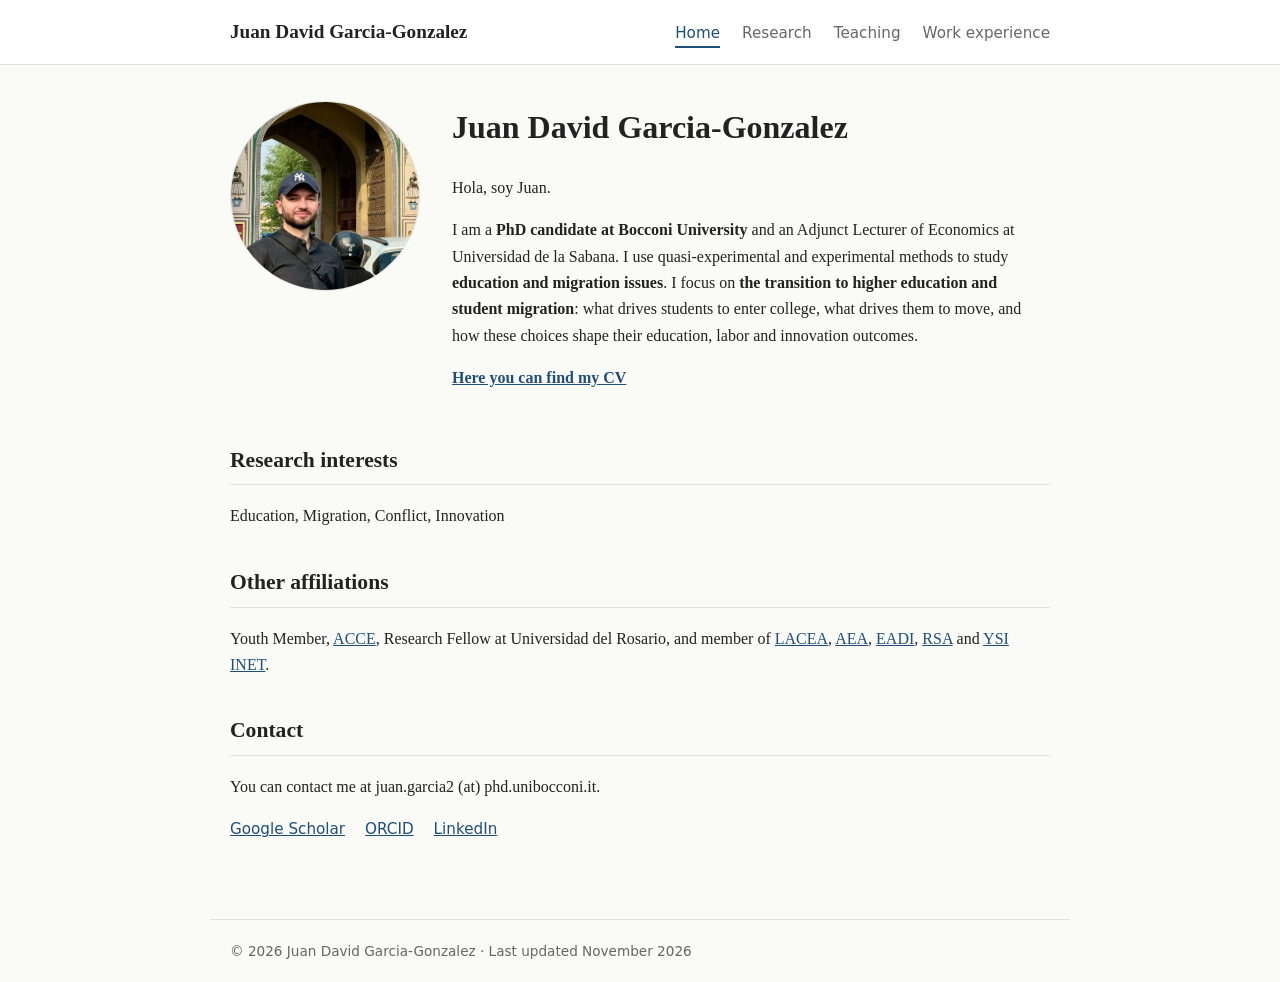
<file: index.html>
<!DOCTYPE html>
<html lang="en">
<head>
  <meta charset="UTF-8">
  <meta name="viewport" content="width=device-width, initial-scale=1">
  <title>Juan David Garcia-Gonzalez | Home</title>
  <meta name="description" content="Personal academic website of Juan David Garcia-Gonzalez: research, teaching and work experience.">
  <link rel="stylesheet" href="style.css">
</head>
<body>
  <header>
    <div class="nav-inner">
      <a class="site-name" href="index.html">Juan David Garcia-Gonzalez</a>
      <nav>
        <a class="active" href="index.html">Home</a>
        <a href="research.html">Research</a>
        <a href="teaching.html">Teaching</a>
        <a href="work-experience.html">Work experience</a>
      </nav>
    </div>
  </header>

  <main>
    <div class="hero">
      <img src="assets/main.jpeg" alt="Photo of Juan David Garcia-Gonzalez">
      <div class="hero-text">
        <h1>Juan David Garcia-Gonzalez</h1>
        <p>Hola, soy Juan.</p>
        <p>
          I am a <strong>PhD candidate at Bocconi University</strong> and an Adjunct Lecturer of
          Economics at Universidad de la Sabana. I use quasi-experimental and experimental
          methods to study <strong>education and migration issues</strong>. I focus on
          <strong>the transition to higher education and student migration</strong>: what drives
          students to enter college, what drives them to move, and how these choices shape their
          education, labor and innovation outcomes.
        </p>
        <p>
          <a href="assets/cv_garcia.pdf" download><strong>Here you can find my CV</strong></a>
        </p>
      </div>
    </div>

    <h2>Research interests</h2>
    <p>Education, Migration, Conflict, Innovation</p>

    <h2>Other affiliations</h2>
    <p>
      Youth Member, <a href="https://www.acceconomicas.org.co/">ACCE</a>,
      Research Fellow at Universidad del Rosario, and member of
      <a href="https://lacea.org/">LACEA</a>,
      <a href="https://www.aeaweb.org/">AEA</a>,
      <a href="https://www.eadi.org/">EADI</a>,
      <a href="https://www.regionalstudies.org/">RSA</a> and
      <a href="https://ysi.ineteconomics.org/">YSI INET</a>.
    </p>

    <h2>Contact</h2>
    <p>You can contact me at juan.garcia2 (at) phd.unibocconi.it.</p>
    <p class="links">
      <a href="https://scholar.google.com/citations?user=yHyvgVgAAAAJ&amp;hl=es">Google Scholar</a>
      <a href="https://orcid.org/0000-0003-0122-5511">ORCID</a>
      <a href="https://www.linkedin.com/in/judgarciago/">LinkedIn</a>
    </p>
  </main>

  <footer>
    &copy; 2026 Juan David Garcia-Gonzalez · Last updated November 2026
  </footer>
</body>
</html>
</file>
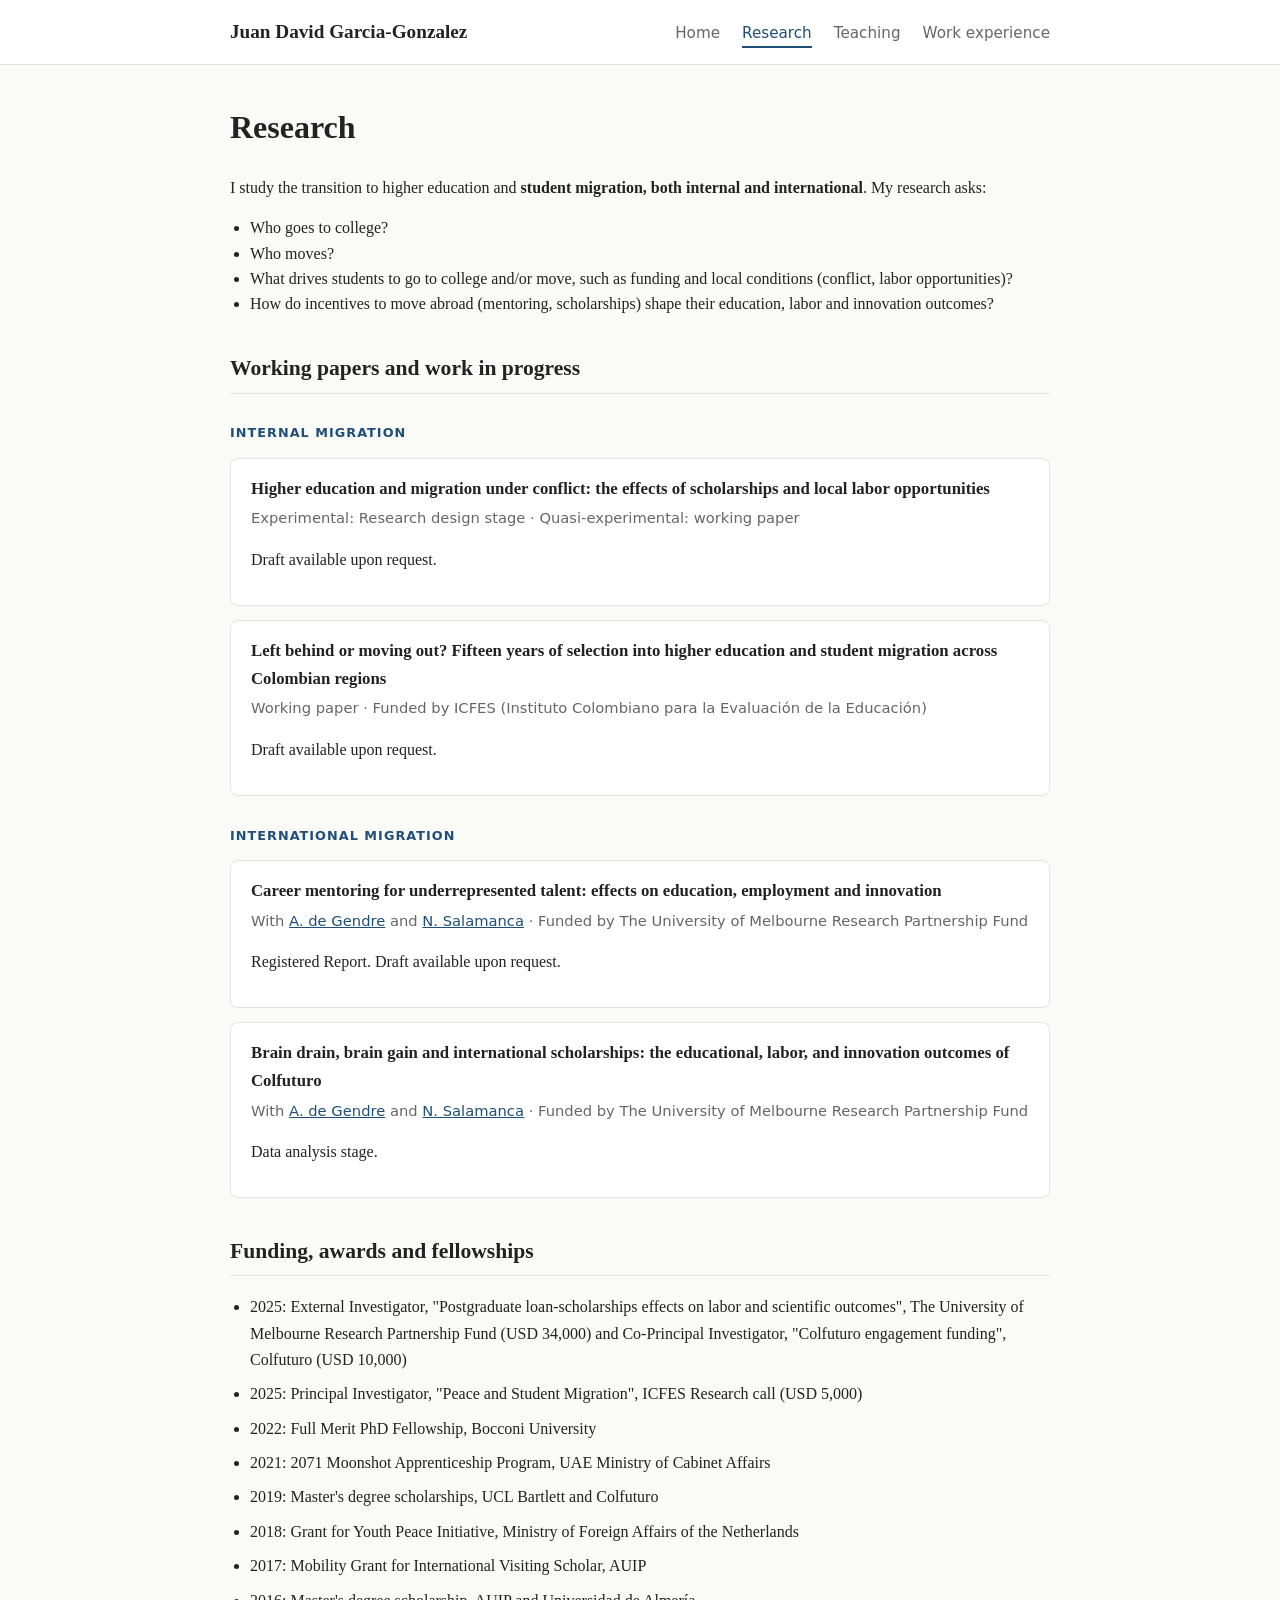
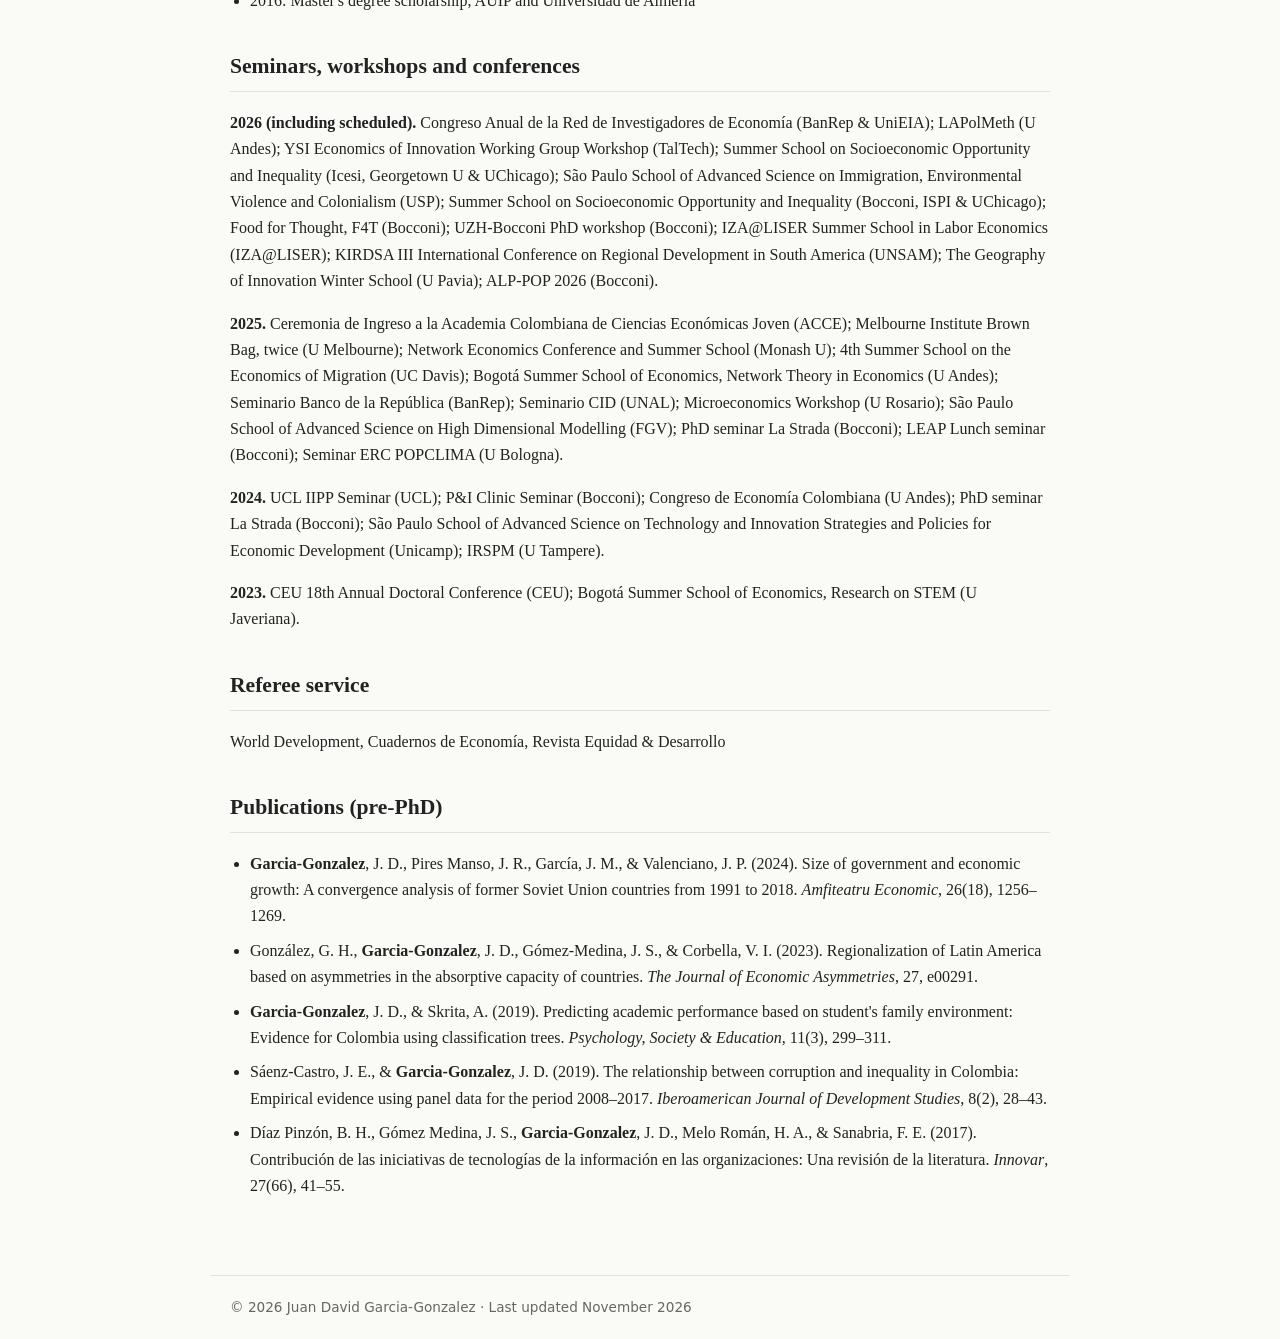
<file: research.html>
<!DOCTYPE html>
<html lang="en">
<head>
  <meta charset="UTF-8">
  <meta name="viewport" content="width=device-width, initial-scale=1">
  <title>Juan David Garcia-Gonzalez | Research</title>
  <meta name="description" content="Research, working papers and publications by Juan David Garcia-Gonzalez.">
  <link rel="stylesheet" href="style.css">
</head>
<body>
  <header>
    <div class="nav-inner">
      <a class="site-name" href="index.html">Juan David Garcia-Gonzalez</a>
      <nav>
        <a href="index.html">Home</a>
        <a class="active" href="research.html">Research</a>
        <a href="teaching.html">Teaching</a>
        <a href="work-experience.html">Work experience</a>
      </nav>
    </div>
  </header>

  <main>
    <h1>Research</h1>
    <p>I study the transition to higher education and <strong>student migration, both internal and international</strong>. My research asks:</p>
    <ul class="clean tight">
      <li>Who goes to college?</li>
      <li>Who moves?</li>
      <li>What drives students to go to college and/or move, such as funding and local conditions (conflict, labor opportunities)?</li>
      <li>How do incentives to move abroad (mentoring, scholarships) shape their education, labor and innovation outcomes?</li>
    </ul>

    <h2>Working papers and work in progress</h2>
    <h4 class="group">Internal migration</h4>
    <div class="card">
      <h3>Higher education and migration under conflict: the effects of scholarships and local labor opportunities</h3>
      <p class="meta">Experimental: Research design stage · Quasi-experimental: working paper</p>
      <p>Draft available upon request.</p>
    </div>
    <div class="card">
      <h3>Left behind or moving out? Fifteen years of selection into higher education and student migration across Colombian regions</h3>
      <p class="meta">Working paper · Funded by ICFES (Instituto Colombiano para la Evaluación de la Educación)</p>
      <p>Draft available upon request.</p>
    </div>

    <h4 class="group">International migration</h4>
    <div class="card">
      <h3>Career mentoring for underrepresented talent: effects on education, employment and innovation</h3>
      <p class="meta">With <a href="https://adegendre.github.io/">A. de Gendre</a> and <a href="https://sites.google.com/view/nsalamanca/home">N. Salamanca</a> · Funded by The University of Melbourne Research Partnership Fund</p>
      <p>Registered Report. Draft available upon request.</p>
    </div>
    <div class="card">
      <h3>Brain drain, brain gain and international scholarships: the educational, labor, and innovation outcomes of Colfuturo</h3>
      <p class="meta">With <a href="https://adegendre.github.io/">A. de Gendre</a> and <a href="https://sites.google.com/view/nsalamanca/home">N. Salamanca</a> · Funded by The University of Melbourne Research Partnership Fund</p>
      <p>Data analysis stage.</p>
    </div>

    <h2>Funding, awards and fellowships</h2>
    <ul class="clean">
      <li>2025: External Investigator, "Postgraduate loan-scholarships effects on labor and scientific outcomes", The University of Melbourne Research Partnership Fund (USD 34,000) and Co-Principal Investigator, "Colfuturo engagement funding", Colfuturo (USD 10,000)</li>
      <li>2025: Principal Investigator, "Peace and Student Migration", ICFES Research call (USD 5,000)</li>
      <li>2022: Full Merit PhD Fellowship, Bocconi University</li>
      <li>2021: 2071 Moonshot Apprenticeship Program, UAE Ministry of Cabinet Affairs</li>
      <li>2019: Master's degree scholarships, UCL Bartlett and Colfuturo</li>
      <li>2018: Grant for Youth Peace Initiative, Ministry of Foreign Affairs of the Netherlands</li>
      <li>2017: Mobility Grant for International Visiting Scholar, AUIP</li>
      <li>2016: Master's degree scholarship, AUIP and Universidad de Almería</li>
    </ul>

    <h2>Seminars, workshops and conferences</h2>
    <p><strong>2026 (including scheduled).</strong> Congreso Anual de la Red de Investigadores de Economía (BanRep &amp; UniEIA); LAPolMeth (U Andes); YSI Economics of Innovation Working Group Workshop (TalTech); Summer School on Socioeconomic Opportunity and Inequality (Icesi, Georgetown U &amp; UChicago); São Paulo School of Advanced Science on Immigration, Environmental Violence and Colonialism (USP); Summer School on Socioeconomic Opportunity and Inequality (Bocconi, ISPI &amp; UChicago); Food for Thought, F4T (Bocconi); UZH-Bocconi PhD workshop (Bocconi); IZA@LISER Summer School in Labor Economics (IZA@LISER); KIRDSA III International Conference on Regional Development in South America (UNSAM); The Geography of Innovation Winter School (U Pavia); ALP-POP 2026 (Bocconi).</p>
    <p><strong>2025.</strong> Ceremonia de Ingreso a la Academia Colombiana de Ciencias Económicas Joven (ACCE); Melbourne Institute Brown Bag, twice (U Melbourne); Network Economics Conference and Summer School (Monash U); 4th Summer School on the Economics of Migration (UC Davis); Bogotá Summer School of Economics, Network Theory in Economics (U Andes); Seminario Banco de la República (BanRep); Seminario CID (UNAL); Microeconomics Workshop (U Rosario); São Paulo School of Advanced Science on High Dimensional Modelling (FGV); PhD seminar La Strada (Bocconi); LEAP Lunch seminar (Bocconi); Seminar ERC POPCLIMA (U Bologna).</p>
    <p><strong>2024.</strong> UCL IIPP Seminar (UCL); P&amp;I Clinic Seminar (Bocconi); Congreso de Economía Colombiana (U Andes); PhD seminar La Strada (Bocconi); São Paulo School of Advanced Science on Technology and Innovation Strategies and Policies for Economic Development (Unicamp); IRSPM (U Tampere).</p>
    <p><strong>2023.</strong> CEU 18th Annual Doctoral Conference (CEU); Bogotá Summer School of Economics, Research on STEM (U Javeriana).</p>

    <h2>Referee service</h2>
    <p>World Development, Cuadernos de Economía, Revista Equidad &amp; Desarrollo</p>

    <h2>Publications (pre-PhD)</h2>
    <ul class="clean">
      <li><strong>Garcia-Gonzalez</strong>, J. D., Pires Manso, J. R., García, J. M., &amp; Valenciano, J. P. (2024). Size of government and economic growth: A convergence analysis of former Soviet Union countries from 1991 to 2018. <em>Amfiteatru Economic</em>, 26(18), 1256–1269.</li>
      <li>González, G. H., <strong>Garcia-Gonzalez</strong>, J. D., Gómez-Medina, J. S., &amp; Corbella, V. I. (2023). Regionalization of Latin America based on asymmetries in the absorptive capacity of countries. <em>The Journal of Economic Asymmetries</em>, 27, e00291.</li>
      <li><strong>Garcia-Gonzalez</strong>, J. D., &amp; Skrita, A. (2019). Predicting academic performance based on student's family environment: Evidence for Colombia using classification trees. <em>Psychology, Society &amp; Education</em>, 11(3), 299–311.</li>
      <li>Sáenz-Castro, J. E., &amp; <strong>Garcia-Gonzalez</strong>, J. D. (2019). The relationship between corruption and inequality in Colombia: Empirical evidence using panel data for the period 2008–2017. <em>Iberoamerican Journal of Development Studies</em>, 8(2), 28–43.</li>
      <li>Díaz Pinzón, B. H., Gómez Medina, J. S., <strong>Garcia-Gonzalez</strong>, J. D., Melo Román, H. A., &amp; Sanabria, F. E. (2017). Contribución de las iniciativas de tecnologías de la información en las organizaciones: Una revisión de la literatura. <em>Innovar</em>, 27(66), 41–55.</li>
    </ul>
  </main>

  <footer>
    &copy; 2026 Juan David Garcia-Gonzalez · Last updated November 2026
  </footer>
</body>
</html>
</file>
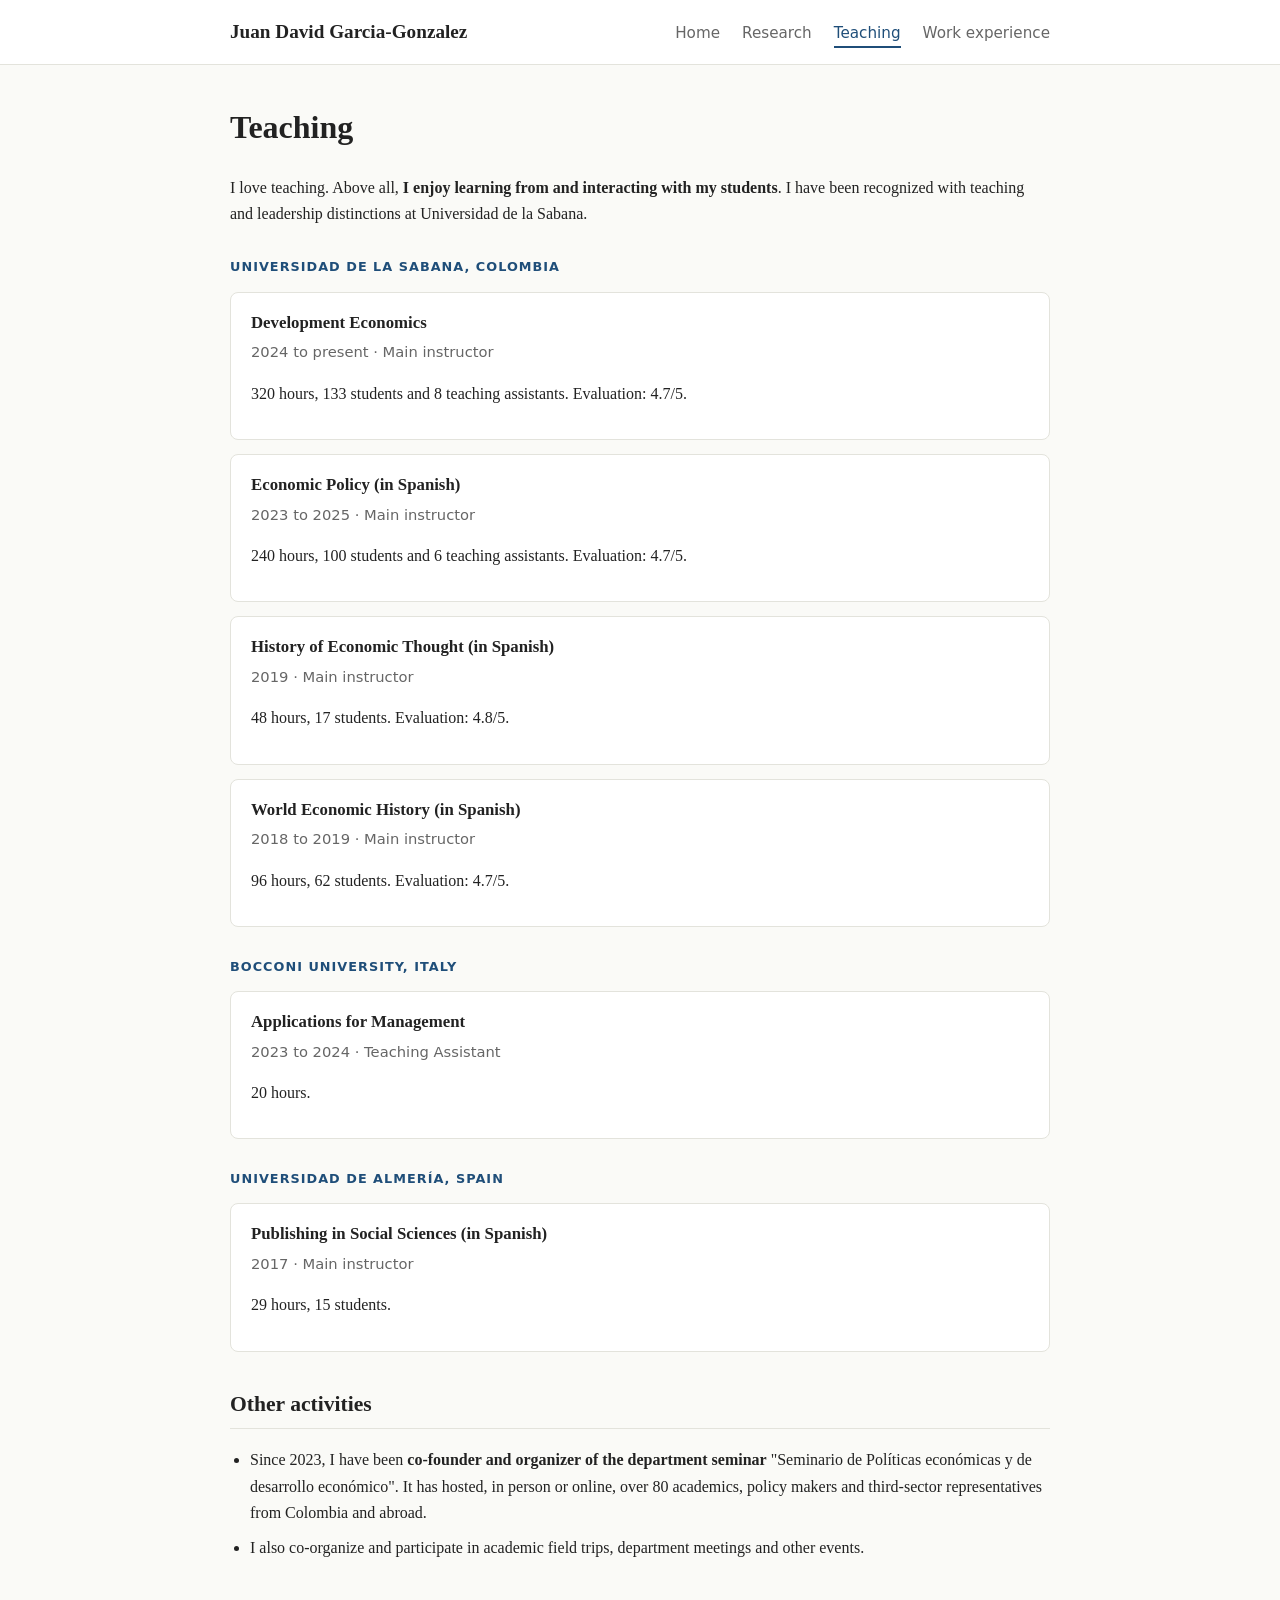
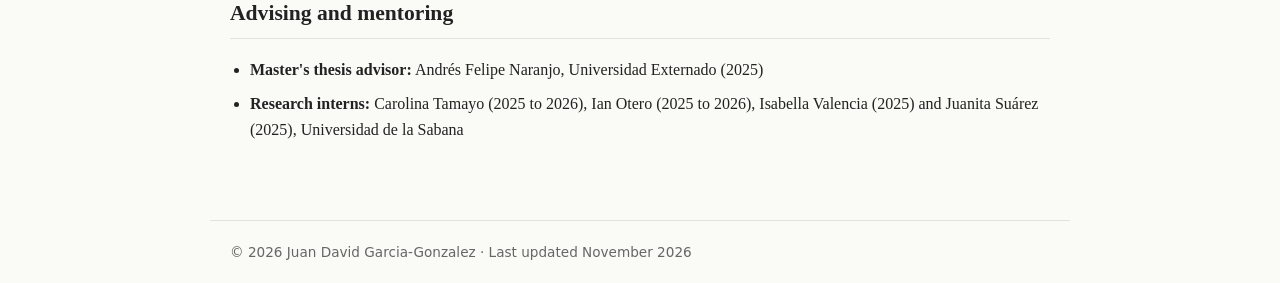
<file: teaching.html>
<!DOCTYPE html>
<html lang="en">
<head>
  <meta charset="UTF-8">
  <meta name="viewport" content="width=device-width, initial-scale=1">
  <title>Juan David Garcia-Gonzalez | Teaching</title>
  <meta name="description" content="Courses taught by Juan David Garcia-Gonzalez.">
  <link rel="stylesheet" href="style.css">
</head>
<body>
  <header>
    <div class="nav-inner">
      <a class="site-name" href="index.html">Juan David Garcia-Gonzalez</a>
      <nav>
        <a href="index.html">Home</a>
        <a href="research.html">Research</a>
        <a class="active" href="teaching.html">Teaching</a>
        <a href="work-experience.html">Work experience</a>
      </nav>
    </div>
  </header>

  <main>
    <h1>Teaching</h1>
    <p>I love teaching. Above all, <strong>I enjoy learning from and interacting with my students</strong>. I have been recognized with teaching and leadership distinctions at Universidad de la Sabana.</p>

    <h4 class="group">Universidad de la Sabana, Colombia</h4>
    <div class="card">
      <h3>Development Economics</h3>
      <p class="meta">2024 to present · Main instructor</p>
      <p>320 hours, 133 students and 8 teaching assistants. Evaluation: 4.7/5.</p>
    </div>
    <div class="card">
      <h3>Economic Policy (in Spanish)</h3>
      <p class="meta">2023 to 2025 · Main instructor</p>
      <p>240 hours, 100 students and 6 teaching assistants. Evaluation: 4.7/5.</p>
    </div>
    <div class="card">
      <h3>History of Economic Thought (in Spanish)</h3>
      <p class="meta">2019 · Main instructor</p>
      <p>48 hours, 17 students. Evaluation: 4.8/5.</p>
    </div>
    <div class="card">
      <h3>World Economic History (in Spanish)</h3>
      <p class="meta">2018 to 2019 · Main instructor</p>
      <p>96 hours, 62 students. Evaluation: 4.7/5.</p>
    </div>

    <h4 class="group">Bocconi University, Italy</h4>
    <div class="card">
      <h3>Applications for Management</h3>
      <p class="meta">2023 to 2024 · Teaching Assistant</p>
      <p>20 hours.</p>
    </div>

    <h4 class="group">Universidad de Almería, Spain</h4>
    <div class="card">
      <h3>Publishing in Social Sciences (in Spanish)</h3>
      <p class="meta">2017 · Main instructor</p>
      <p>29 hours, 15 students.</p>
    </div>

    <h2>Other activities</h2>
    <ul class="clean">
      <li>Since 2023, I have been <strong>co-founder and organizer of the department seminar</strong> "Seminario de Políticas económicas y de desarrollo económico". It has hosted, in person or online, over 80 academics, policy makers and third-sector representatives from Colombia and abroad.</li>
      <li>I also co-organize and participate in academic field trips, department meetings and other events.</li>
    </ul>

    <h2>Advising and mentoring</h2>
    <ul class="clean">
      <li><strong>Master's thesis advisor:</strong> Andrés Felipe Naranjo, Universidad Externado (2025)</li>
      <li><strong>Research interns:</strong> Carolina Tamayo (2025 to 2026), Ian Otero (2025 to 2026), Isabella Valencia (2025) and Juanita Suárez (2025), Universidad de la Sabana</li>
    </ul>
  </main>

  <footer>
    &copy; 2026 Juan David Garcia-Gonzalez · Last updated November 2026
  </footer>
</body>
</html>
</file>
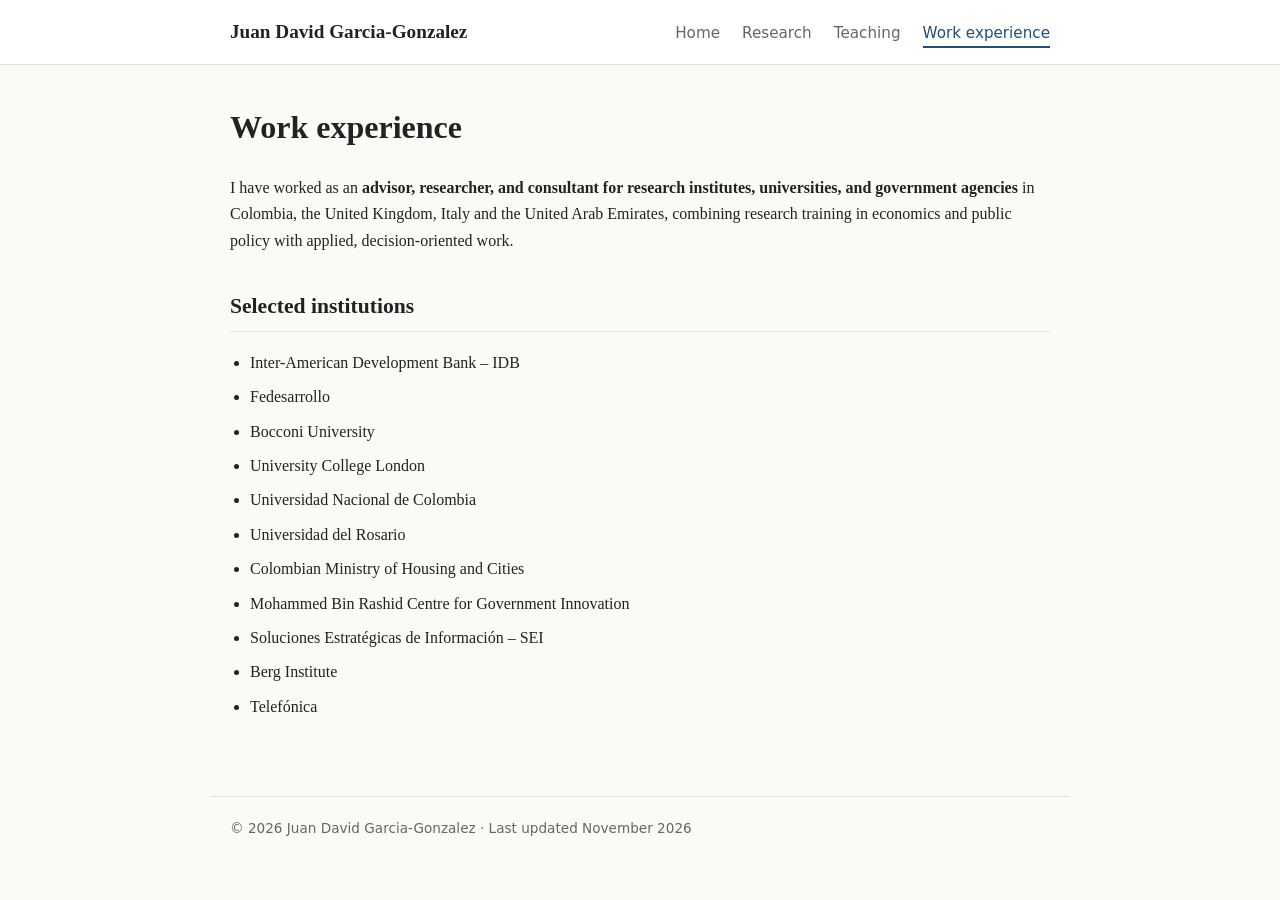
<file: work-experience.html>
<!DOCTYPE html>
<html lang="en">
<head>
  <meta charset="UTF-8">
  <meta name="viewport" content="width=device-width, initial-scale=1">
  <title>Juan David Garcia-Gonzalez | Work experience</title>
  <meta name="description" content="Work experience of Juan David Garcia-Gonzalez.">
  <link rel="stylesheet" href="style.css">
</head>
<body>
  <header>
    <div class="nav-inner">
      <a class="site-name" href="index.html">Juan David Garcia-Gonzalez</a>
      <nav>
        <a href="index.html">Home</a>
        <a href="research.html">Research</a>
        <a href="teaching.html">Teaching</a>
        <a class="active" href="work-experience.html">Work experience</a>
      </nav>
    </div>
  </header>

  <main>
    <h1>Work experience</h1>
    <p>
      I have worked as an <strong>advisor, researcher, and consultant for research institutes, universities, and government agencies</strong>
      in Colombia, the United Kingdom, Italy and the United Arab Emirates, combining research training
      in economics and public policy with applied, decision-oriented work.
    </p>

    <h2>Selected institutions</h2>
    <ul class="clean">
      <li>Inter-American Development Bank – IDB</li>
      <li>Fedesarrollo</li>
      <li>Bocconi University</li>
      <li>University College London</li>
      <li>Universidad Nacional de Colombia</li>
      <li>Universidad del Rosario</li>
      <li>Colombian Ministry of Housing and Cities</li>
      <li>Mohammed Bin Rashid Centre for Government Innovation</li>
      <li>Soluciones Estratégicas de Información – SEI</li>
      <li>Berg Institute</li>
      <li>Telefónica</li>
    </ul>
  </main>

  <footer>
    &copy; 2026 Juan David Garcia-Gonzalez · Last updated November 2026
  </footer>
</body>
</html>
</file>
<file: style.css>
:root {
  --bg: #fafaf7;
  --text: #222;
  --muted: #666;
  --accent: #1f4e79;
  --border: #e3e3dc;
  --card: #ffffff;
}

@media (prefers-color-scheme: dark) {
  :root {
    --bg: #15181c;
    --text: #e8e8e8;
    --muted: #9aa0a6;
    --accent: #7db3e8;
    --border: #2b3036;
    --card: #1c2025;
  }
}

* { box-sizing: border-box; }

body {
  margin: 0;
  background: var(--bg);
  color: var(--text);
  font-family: Georgia, "Times New Roman", serif;
  line-height: 1.65;
}

header {
  border-bottom: 1px solid var(--border);
  background: var(--card);
}

.nav-inner {
  max-width: 860px;
  margin: 0 auto;
  padding: 16px 20px;
  display: flex;
  flex-wrap: wrap;
  gap: 12px 28px;
  align-items: baseline;
  justify-content: space-between;
}

.site-name {
  font-size: 1.2rem;
  font-weight: bold;
  color: var(--text);
  text-decoration: none;
}

nav a {
  font-family: system-ui, -apple-system, "Segoe UI", sans-serif;
  font-size: 0.95rem;
  color: var(--muted);
  text-decoration: none;
  margin-left: 18px;
  padding-bottom: 4px;
}

nav a:first-child { margin-left: 0; }
nav a:hover { color: var(--accent); }
nav a.active {
  color: var(--accent);
  border-bottom: 2px solid var(--accent);
}

main {
  max-width: 860px;
  margin: 0 auto;
  padding: 36px 20px 60px;
}

h1 { font-size: 2rem; margin-top: 0; }
h2 {
  font-size: 1.35rem;
  margin-top: 2.2rem;
  padding-bottom: 6px;
  border-bottom: 1px solid var(--border);
}
h3 { font-size: 1.05rem; margin-bottom: 4px; }

a { color: var(--accent); }

.hero {
  display: flex;
  gap: 32px;
  align-items: flex-start;
  flex-wrap: wrap;
}

.hero img {
  width: 190px;
  height: 190px;
  object-fit: cover;
  border-radius: 50%;
  border: 1px solid var(--border);
  background: var(--border);
}

.hero-text { flex: 1; min-width: 260px; }

.tagline {
  color: var(--muted);
  font-family: system-ui, sans-serif;
  margin-top: -8px;
}

.links a { margin-right: 16px; font-family: system-ui, sans-serif; font-size: 0.95rem; }

.card {
  background: var(--card);
  border: 1px solid var(--border);
  border-radius: 8px;
  padding: 16px 20px;
  margin: 14px 0;
}

.card h3 { margin-top: 0; }
.meta { color: var(--muted); font-size: 0.92rem; font-family: system-ui, sans-serif; margin: 0 0 6px; }

ul.clean { padding-left: 20px; }
ul.clean li { margin-bottom: 8px; }

.btn {
  display: inline-block;
  padding: 9px 18px;
  background: var(--accent);
  color: var(--bg);
  border-radius: 6px;
  text-decoration: none;
  font-family: system-ui, sans-serif;
  font-size: 0.95rem;
}

.btn:hover { opacity: 0.9; }

footer {
  max-width: 860px;
  margin: 0 auto;
  padding: 20px;
  border-top: 1px solid var(--border);
  color: var(--muted);
  font-family: system-ui, sans-serif;
  font-size: 0.85rem;
}

iframe.cv-frame {
  width: 100%;
  height: 800px;
  border: 1px solid var(--border);
  border-radius: 6px;
}

h4.group {
  font-family: system-ui, -apple-system, "Segoe UI", sans-serif;
  font-size: 0.8rem;
  letter-spacing: 0.08em;
  text-transform: uppercase;
  color: var(--accent);
  margin: 1.8rem 0 0;
}

ul.tight { line-height: 1.4; }
ul.tight li { margin-bottom: 3px; }
</file>
